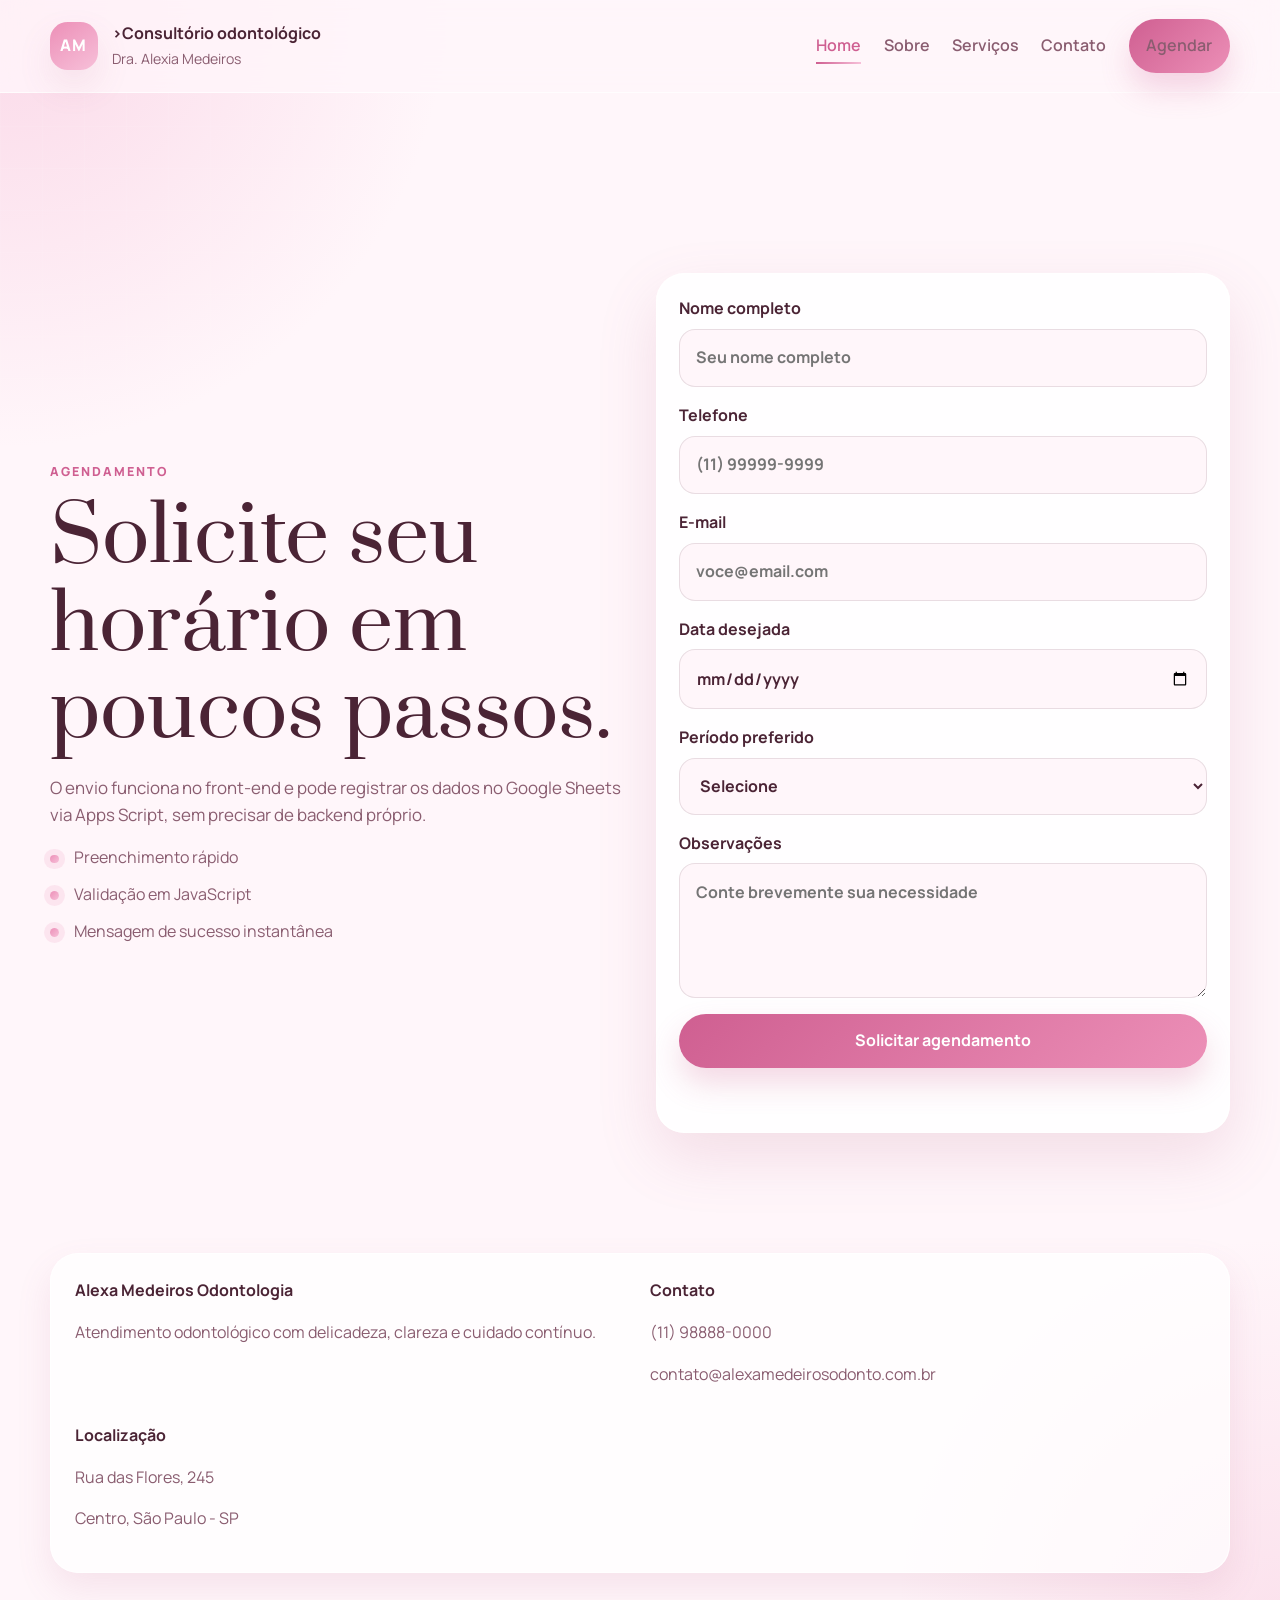
<file: agendamento.html>
﻿<!DOCTYPE html>
<html lang="pt-BR">
<head>
  <meta charset="UTF-8">
  <meta name="viewport" content="width=device-width, initial-scale=1.0">
  <meta name="description" content="Alexa Medeiros Odontologia com atendimento humanizado, estrutura acolhedora e soluções modernas para o seu sorriso.">
  <title>Alexia Medeiros Odontologia</title>
  <link rel="preconnect" href="https://fonts.googleapis.com">
  <link rel="preconnect" href="https://fonts.gstatic.com" crossorigin>
  <link href="https://fonts.googleapis.com/css2?family=Manrope:wght@400;500;600;700;800&family=Prata&display=swap" rel="stylesheet">
 <link rel="stylesheet" href="css/style.css">
</head>
<body data-page="home">
  <header class="site-header">
    <div class="container nav-shell">
      <a class="brand" href="index.html" aria-label="Alexa Medeiros Odontologia">
        <span class="brand-mark">AM</span>
        <span class="brand-text">
          <strong>>Consultório odontológico</strong>
          <span>Dra. Alexia Medeiros</span>
        </span>
      </a>
      <button class="nav-toggle" type="button" aria-expanded="false" aria-controls="site-nav" aria-label="Abrir menu">
        <span></span>
        <span></span>
      </button>
      <nav class="site-nav" id="site-nav" aria-label="Principal">
        <a href="index.html" data-nav="home">Home</a>
        <a href="sobre.html" data-nav="sobre">Sobre</a>
        <a href="servicos.html" data-nav="servicos">Serviços</a>
        <a href="contato.html" data-nav="contato">Contato</a>
        <a href="agendamento.html" data-nav="agendamento" class="button button--nav">Agendar</a>
      </nav>
    </div>
  </header>

  <main class="page-main">
    <section class="section page-hero">
      <div class="container booking-layout">
        <div class="reveal">
          <p class="eyebrow">Agendamento</p>
          <h1>Solicite seu horário em poucos passos.</h1>
          <p class="lead">O envio funciona no front-end e pode registrar os dados no Google Sheets via Apps Script, sem precisar de backend próprio.</p>
          <ul class="check-list">
            <li>Preenchimento rápido</li>
            <li>Validação em JavaScript</li>
            <li>Mensagem de sucesso instantânea</li>
          </ul>
        </div>
        <div class="form-card reveal reveal-delay">
          <form class="site-form" id="agendamento-form" novalidate>
            <label>
              Nome completo
              <input type="text" name="nome" placeholder="Seu nome completo" required>
            </label>
            <label>
              Telefone
              <input type="tel" name="telefone" placeholder="(11) 99999-9999" required>
            </label>
            <label>
              E-mail
              <input type="email" name="email" placeholder="voce@email.com" required>
            </label>
            <label>
              Data desejada
              <input type="date" name="data" id="booking-date" required>
            </label>
            <label>
              Período preferido
              <select name="periodo" required>
                <option value="">Selecione</option>
                <option value="manhã">Manhã</option>
                <option value="tarde">Tarde</option>
              </select>
            </label>
            <label>
              Observações
              <textarea name="mensagem" rows="4" placeholder="Conte brevemente sua necessidade"></textarea>
            </label>
            <button class="button" type="submit">Solicitar agendamento</button>
            <p class="form-feedback" id="agendamento-feedback" aria-live="polite"></p>
          </form>
        </div>
      </div>
    </section>
  </main>

  <footer class="site-footer">
    <div class="container footer-grid">
      <div>
        <strong>Alexa Medeiros Odontologia</strong>
        <p>Atendimento odontológico com delicadeza, clareza e cuidado contínuo.</p>
      </div>
      <div>
        <strong>Contato</strong>
        <p>(11) 98888-0000</p>
        <p>contato@alexamedeirosodonto.com.br</p>
      </div>
      <div>
        <strong>Localização</strong>
        <p>Rua das Flores, 245</p>
        <p>Centro, São Paulo - SP</p>
      </div>
    </div>
  </footer>

<script src="site-config.js"></script>
<script src="script.js"></script>
</body>
</html>
</file>
<file: css/style.css>
:root {
  --bg: #fff6fa;
  --surface: #ffffff;
  --surface-soft: #fff0f6;
  --text: #4b2435;
  --muted: #8a5d70;
  --line: rgba(75, 36, 53, 0.12);
  --primary: #ec8fb7;
  --primary-deep: #cf5f91;
  --accent: #f7c0d9;
  --shadow: 0 24px 60px rgba(181, 91, 132, 0.16);
  --shadow-soft: 0 16px 35px rgba(181, 91, 132, 0.12);
  --radius: 28px;
  --container: 1180px;
  --header-height: 92px;
}

* { box-sizing: border-box; }
html { scroll-behavior: smooth; }
body {
  margin: 0;
  min-width: 320px;
  font-family: "Manrope", sans-serif;
  color: var(--text);
  background:
    radial-gradient(circle at top left, rgba(247, 192, 217, 0.55), transparent 28rem),
    radial-gradient(circle at bottom right, rgba(236, 143, 183, 0.2), transparent 24rem),
    var(--bg);
  line-height: 1.6;
}
body::before {
  content: "";
  position: fixed;
  inset: 0;
  background-image: linear-gradient(rgba(255, 255, 255, 0.25) 1px, transparent 1px), linear-gradient(90deg, rgba(255, 255, 255, 0.25) 1px, transparent 1px);
  background-size: 42px 42px;
  opacity: 0.3;
  pointer-events: none;
  z-index: -1;
}
img { max-width: 100%; display: block; }
a { color: inherit; text-decoration: none; }
button, input, select, textarea { font: inherit; }
.container { width: min(calc(100% - 2rem), var(--container)); margin: 0 auto; }
.section { padding: 4.5rem 0; }
.section-soft { background: rgba(255, 255, 255, 0.56); backdrop-filter: blur(10px); }
.page-main { padding-top: var(--header-height); }
.site-header {
  position: sticky; top: 0; z-index: 20;
  background: rgba(255, 246, 250, 0.82); backdrop-filter: blur(18px);
  border-bottom: 1px solid rgba(255, 255, 255, 0.7);
}
.nav-shell { min-height: var(--header-height); display: flex; align-items: center; justify-content: space-between; gap: 1rem; }
.brand { display: inline-flex; align-items: center; gap: 0.9rem; min-width: 0; }
.brand-mark {
  width: 3rem; height: 3rem; display: grid; place-items: center; border-radius: 1.1rem;
  background: linear-gradient(145deg, var(--primary), var(--accent)); color: #fff; font-weight: 800; letter-spacing: 0.08em;
  box-shadow: var(--shadow-soft);
}
.brand-text { display: grid; gap: 0.1rem; font-size: 0.88rem; color: var(--muted); }
.brand-text strong { font-size: 1rem; color: var(--text); }
.site-nav {
  position: fixed; top: calc(var(--header-height) - 0.2rem); left: 1rem; right: 1rem; display: grid; gap: 0.75rem;
  padding: 1rem; border-radius: 1.4rem; background: rgba(255, 255, 255, 0.95); border: 1px solid rgba(255, 255, 255, 0.8);
  box-shadow: var(--shadow-soft); opacity: 0; transform: translateY(-10px); pointer-events: none;
  transition: opacity 0.25s ease, transform 0.25s ease;
}
.site-nav a { color: var(--muted); font-weight: 600; transition: color 0.25s ease, transform 0.25s ease; }
.site-nav a:hover, .site-nav a.active { color: var(--primary-deep); }
.site-nav a:not(.button--nav):hover { transform: translateX(4px); }
.site-nav.is-open { opacity: 1; transform: translateY(0); pointer-events: auto; }
.nav-toggle {
  width: 3rem; height: 3rem; display: inline-flex; flex-direction: column; justify-content: center; gap: 0.35rem;
  border: 0; border-radius: 1rem; background: var(--surface); box-shadow: var(--shadow-soft); cursor: pointer;
}
.nav-toggle span { width: 1.2rem; height: 2px; margin: 0 auto; background: var(--text); border-radius: 999px; transition: transform 0.25s ease, opacity 0.25s ease; }
.nav-toggle.is-open span:first-child { transform: translateY(3px) rotate(45deg); }
.nav-toggle.is-open span:last-child { transform: translateY(-4px) rotate(-45deg); }
.eyebrow { margin: 0 0 0.75rem; color: var(--primary-deep); text-transform: uppercase; letter-spacing: 0.16em; font-size: 0.78rem; font-weight: 800; }
h1, h2, h3 { margin: 0; line-height: 1.12; }
h1, h2 { font-family: "Prata", serif; font-weight: 400; }
h1 { font-size: clamp(2.4rem, 7vw, 4.9rem); }
h2 { font-size: clamp(1.9rem, 5vw, 3rem); }
h3 { font-size: 1.2rem; }
p, li { color: var(--muted); }
.lead { font-size: 1.06rem; max-width: 58ch; }
.hero { padding-top: calc(var(--header-height) + 2rem); }
.hero-grid, .split-layout, .contact-layout, .booking-layout, .page-hero__grid { display: grid; gap: 2rem; }
.hero-actions { display: flex; flex-wrap: wrap; gap: 0.9rem; margin: 2rem 0 1.5rem; }
.button {
  display: inline-flex; align-items: center; justify-content: center; gap: 0.5rem; min-height: 3.25rem; padding: 0.9rem 1.4rem;
  border: 0; border-radius: 999px; background: linear-gradient(135deg, var(--primary-deep), var(--primary)); color: #fff;
  font-weight: 700; box-shadow: 0 16px 30px rgba(207, 95, 145, 0.24); cursor: pointer;
  transition: transform 0.25s ease, box-shadow 0.25s ease, filter 0.25s ease;
}
.button:hover { transform: translateY(-2px); box-shadow: 0 18px 34px rgba(207, 95, 145, 0.3); filter: saturate(1.06); }
.button:disabled { opacity: 0.7; cursor: wait; transform: none; }
.button--ghost { background: transparent; color: var(--primary-deep); border: 1px solid rgba(207, 95, 145, 0.2); box-shadow: none; }
.button--nav { min-height: 2.75rem; padding-inline: 1.1rem; }
.button--whatsapp { width: 100%; }
.hero-points, .check-list { padding: 0; margin: 0; list-style: none; display: grid; gap: 0.7rem; }
.hero-points li, .check-list li { position: relative; padding-left: 1.5rem; }
.hero-points li::before, .check-list li::before {
  content: ""; position: absolute; left: 0; top: 0.58rem; width: 0.55rem; height: 0.55rem; border-radius: 999px;
  background: linear-gradient(135deg, var(--primary), var(--accent)); box-shadow: 0 0 0 6px rgba(236, 143, 183, 0.16);
}
.hero-card, .portrait-panel, .form-card, .feature-card, .service-card, .info-card, .timeline-card, .cta-band {
  background: rgba(255, 255, 255, 0.9); border: 1px solid rgba(255, 255, 255, 0.85); border-radius: var(--radius); box-shadow: var(--shadow);
}
.hero-card, .portrait-panel { padding: 1rem; }
.image-frame {
  position: relative; overflow: hidden; border-radius: 22px;
  background: radial-gradient(circle at top, rgba(255, 255, 255, 0.95), rgba(247, 221, 232, 0.9)), #fdf2f7;
  box-shadow: inset 0 0 0 1px rgba(255, 255, 255, 0.9), 0 26px 44px rgba(181, 91, 132, 0.14);
}
.image-frame img { width: 100%; height: 100%; object-fit: cover; }
.image-frame--hero { aspect-ratio: 4 / 4.2; }
.image-frame--portrait { aspect-ratio: 4 / 4.8; }
.image-frame--large { max-width: 28rem; margin-inline: auto; }
.hero-badge, .portrait-note { margin-top: 1rem; padding: 1rem 1.1rem; border-radius: 1.2rem; background: var(--surface-soft); }
.hero-badge strong, .portrait-note strong, .contact-item strong, .footer-grid strong { display: block; margin-bottom: 0.2rem; color: var(--text); }
.section-heading { max-width: 48rem; margin-bottom: 2rem; }
.feature-grid, .services-grid, .gallery-grid, .info-columns, .timeline-grid, .footer-grid { display: grid; gap: 1.25rem; }
.feature-card, .service-card, .info-card, .timeline-card { padding: 1.5rem; transition: transform 0.28s ease, box-shadow 0.28s ease; }
.feature-card:hover, .service-card:hover, .timeline-card:hover, .gallery-card:hover { transform: translateY(-6px); box-shadow: 0 24px 45px rgba(181, 91, 132, 0.16); }
.service-card { min-height: 14.5rem; }
.text-link { display: inline-flex; margin-top: 1.2rem; color: var(--primary-deep); font-weight: 700; }
.gallery-grid { grid-template-columns: 1fr; }
.gallery-grid--dense { gap: 1rem; }
.gallery-card { overflow: hidden; margin: 0; border-radius: 1.8rem; box-shadow: var(--shadow-soft); transition: transform 0.32s ease, box-shadow 0.32s ease; }
.gallery-card img { width: 100%; aspect-ratio: 4 / 3; object-fit: cover; transition: transform 0.5s ease; }
.gallery-card:hover img { transform: scale(1.06); }
.cta-band { padding: 1.6rem; display: grid; gap: 1.2rem; align-items: center; }
.contact-list { display: grid; gap: 1rem; margin-top: 2rem; }
.contact-item { padding: 1rem 1.2rem; background: rgba(255, 255, 255, 0.72); border: 1px solid rgba(255, 255, 255, 0.82); border-radius: 1.2rem; }
.site-form { display: grid; gap: 1rem; }
.site-form label { display: grid; gap: 0.45rem; color: var(--text); font-weight: 700; }
.site-form input, .site-form select, .site-form textarea {
  width: 100%; padding: 0.95rem 1rem; border-radius: 1rem; border: 1px solid var(--line); background: rgba(255, 246, 250, 0.9);
  color: var(--text); outline: 0; transition: border-color 0.2s ease, box-shadow 0.2s ease, background 0.2s ease;
}
.site-form input:focus, .site-form select:focus, .site-form textarea:focus { border-color: var(--primary); box-shadow: 0 0 0 4px rgba(236, 143, 183, 0.16); background: #fff; }
.site-form textarea { resize: vertical; min-height: 7.5rem; }
.form-card { padding: 1.4rem; }
.form-feedback { min-height: 1.6rem; margin: 0; font-weight: 700; }
.form-feedback.is-success { color: #9e2f62; }
.form-feedback.is-error { color: #af4c4c; }
.timeline-card span {
  display: inline-grid; place-items: center; width: 2.5rem; height: 2.5rem; margin-bottom: 1rem; border-radius: 0.9rem;
  background: var(--surface-soft); color: var(--primary-deep); font-weight: 800;
}
.site-footer { padding: 2rem 0 3rem; }
.footer-grid { padding: 1.5rem; background: rgba(255, 255, 255, 0.72); border: 1px solid rgba(255, 255, 255, 0.75); border-radius: var(--radius); box-shadow: var(--shadow-soft); }
.reveal { opacity: 0; transform: translateY(28px); transition: opacity 0.7s ease, transform 0.7s ease; }
.reveal-delay { transition-delay: 0.12s; }
.reveal.is-visible { opacity: 1; transform: translateY(0); }
@media (min-width: 720px) {
  .feature-grid, .services-grid, .timeline-grid, .footer-grid { grid-template-columns: repeat(2, minmax(0, 1fr)); }
  .gallery-grid { grid-template-columns: repeat(2, minmax(0, 1fr)); }
  .cta-band { grid-template-columns: 1.8fr auto; }
  .info-columns { grid-template-columns: repeat(2, minmax(0, 1fr)); }
}
@media (min-width: 960px) {
  .section { padding: 5.5rem 0; }
  .nav-toggle { display: none; }
  .site-nav {
    position: static; display: flex; align-items: center; gap: 1.4rem; padding: 0; border: 0; box-shadow: none;
    background: transparent; opacity: 1; transform: none; pointer-events: auto;
  }
  .site-nav a:not(.button--nav) { position: relative; }
  .site-nav a:not(.button--nav)::after {
    content: ""; position: absolute; left: 0; bottom: -0.35rem; width: 100%; height: 2px; transform: scaleX(0); transform-origin: left;
    background: linear-gradient(90deg, var(--primary-deep), var(--accent)); transition: transform 0.25s ease;
  }
  .site-nav a:not(.button--nav):hover::after, .site-nav a.active:not(.button--nav)::after { transform: scaleX(1); }
  .hero-grid, .split-layout, .contact-layout, .booking-layout, .page-hero__grid { grid-template-columns: repeat(2, minmax(0, 1fr)); align-items: center; }
  .feature-grid { grid-template-columns: repeat(3, minmax(0, 1fr)); }
  .services-grid { grid-template-columns: repeat(3, minmax(0, 1fr)); }
  .gallery-grid { grid-template-columns: repeat(3, minmax(0, 1fr)); }
  .gallery-grid--dense { grid-template-columns: repeat(4, minmax(0, 1fr)); }
}
@media (prefers-reduced-motion: reduce) {
  html { scroll-behavior: auto; }
  *, *::before, *::after { animation: none !important; transition: none !important; }
  .reveal { opacity: 1; transform: none; }
}
</file>
